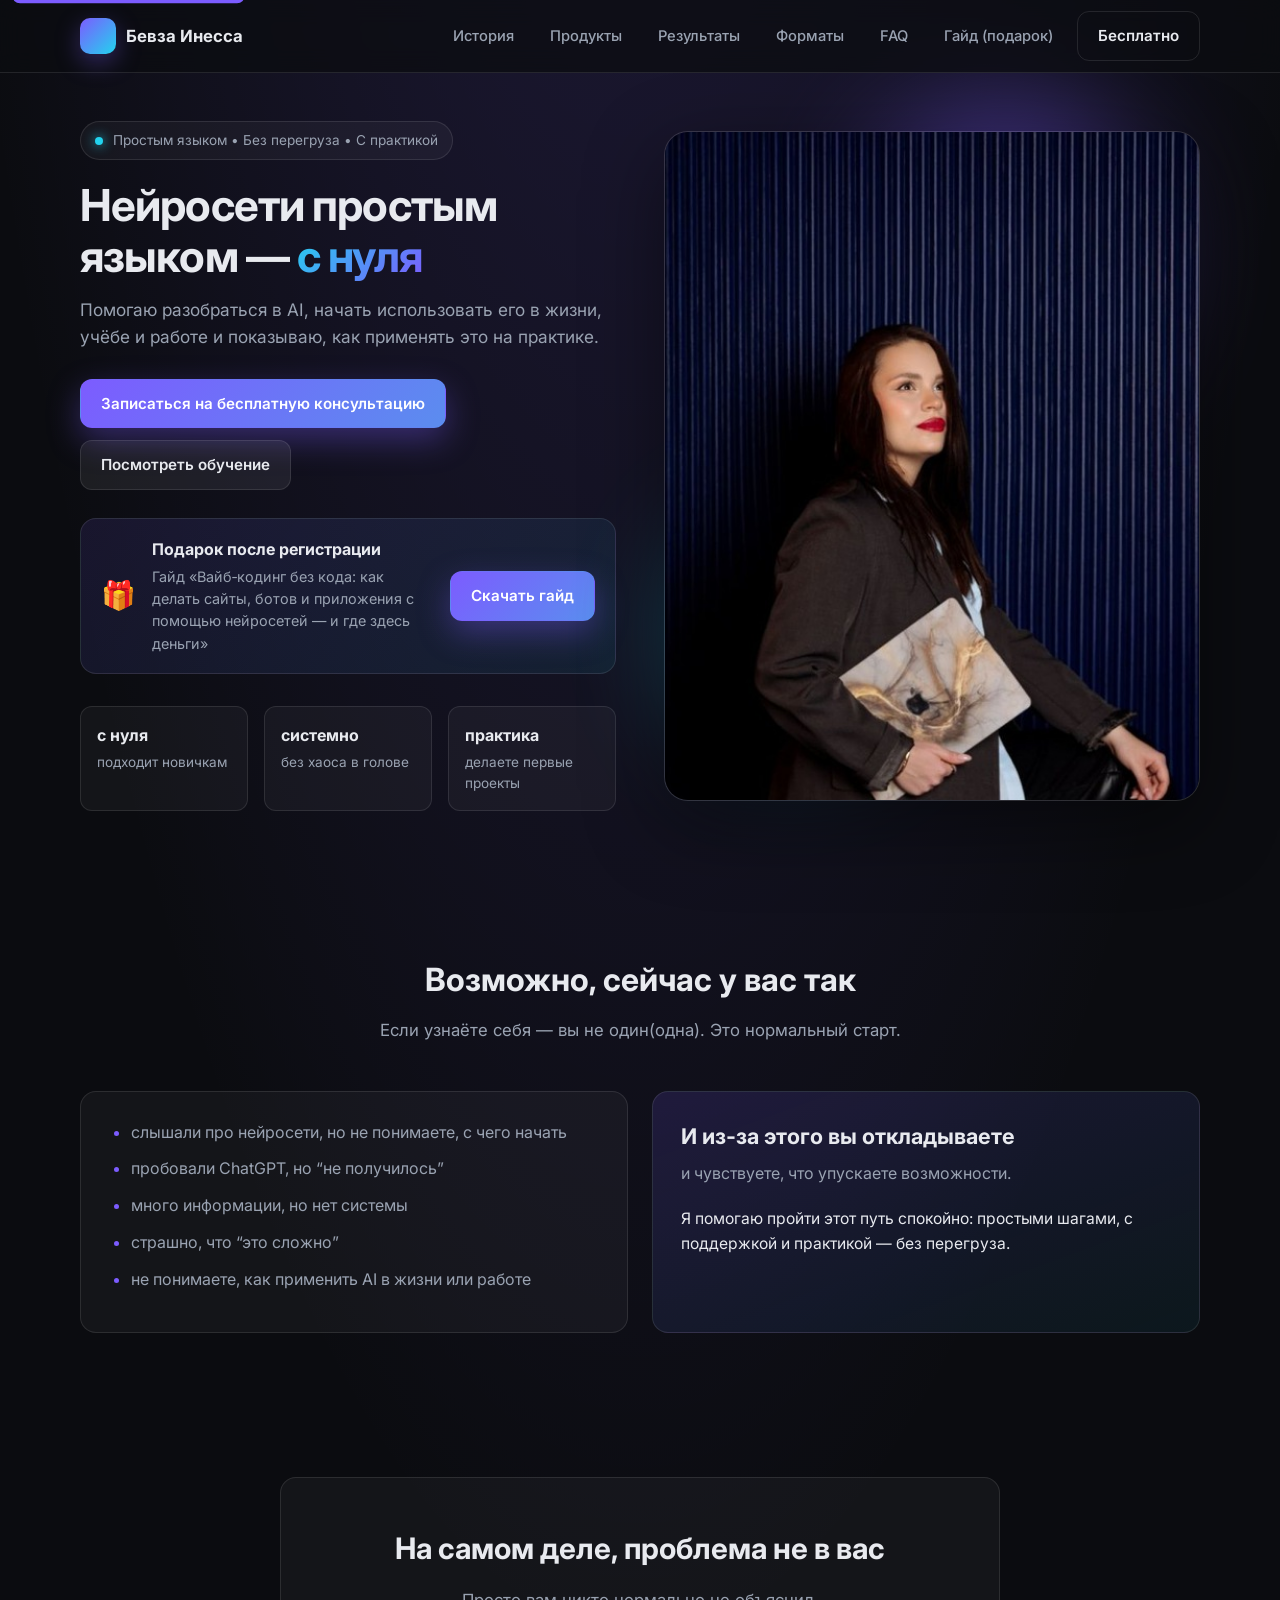
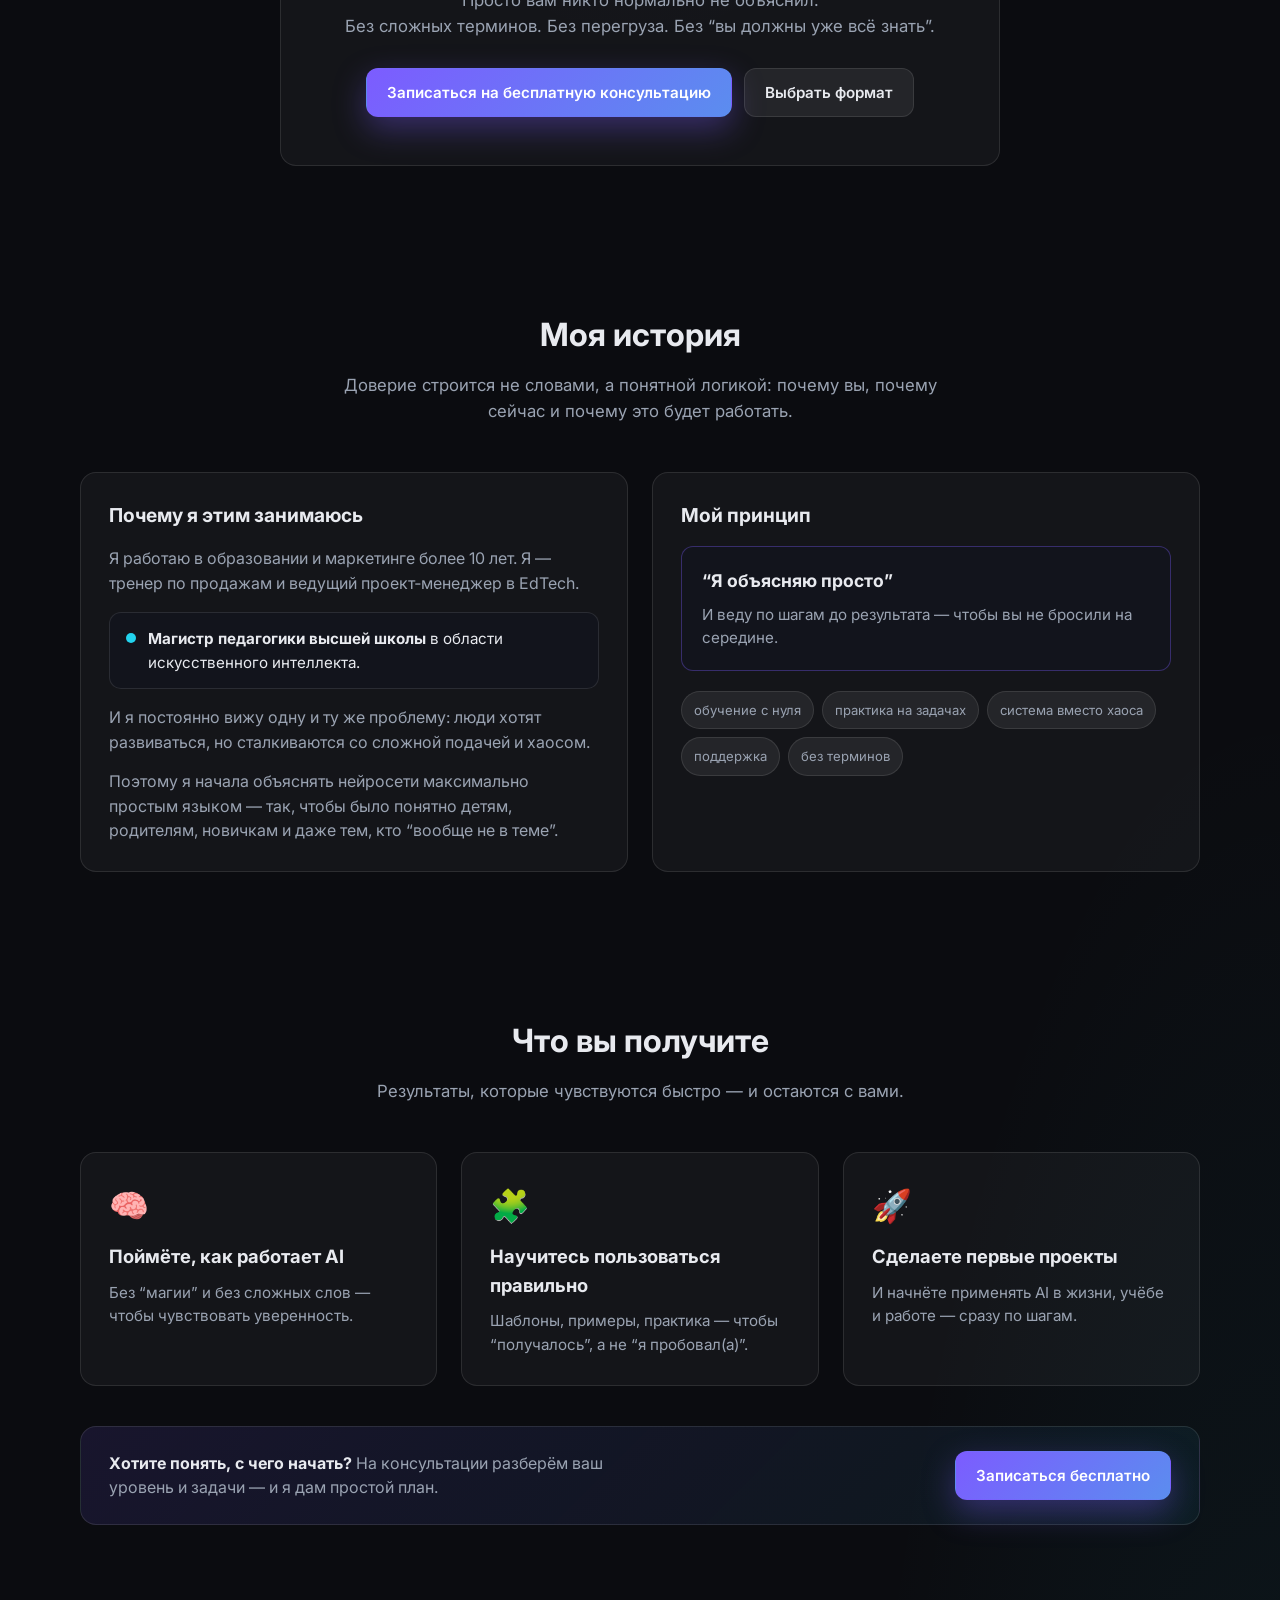
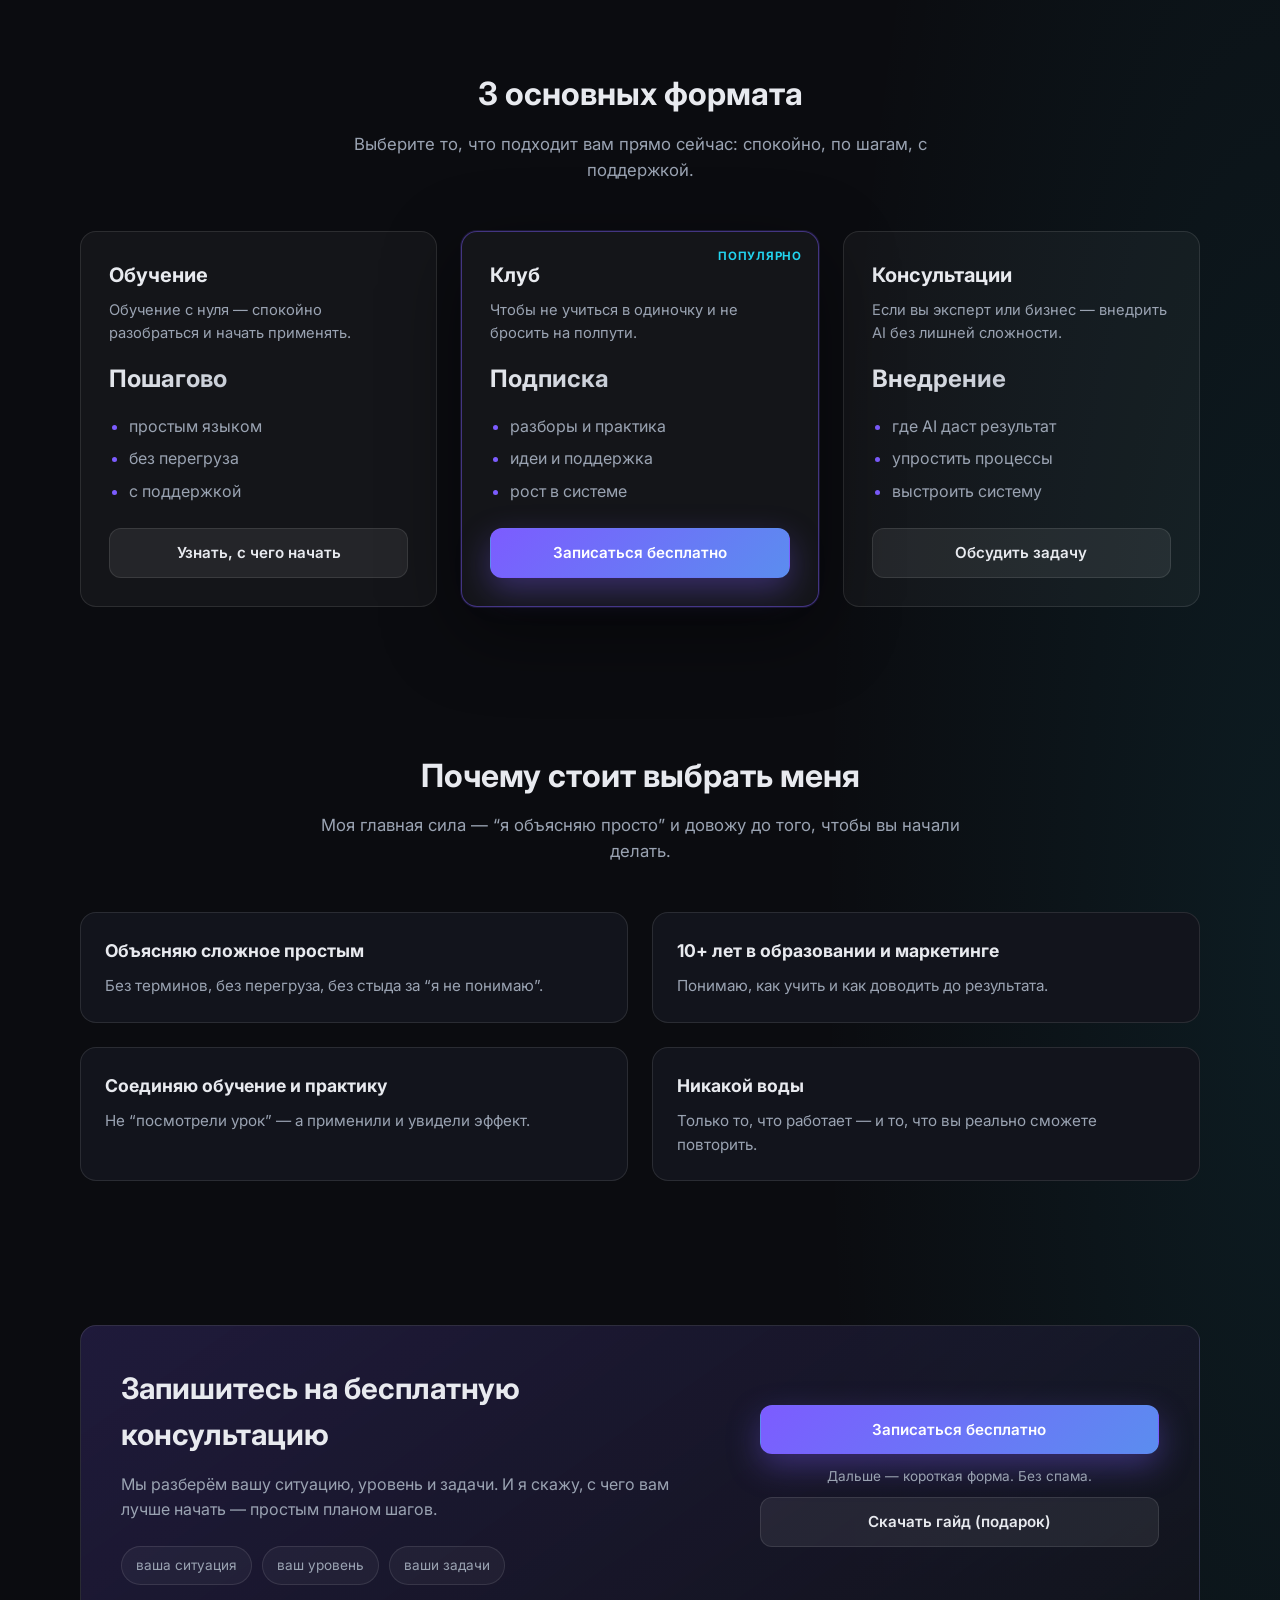
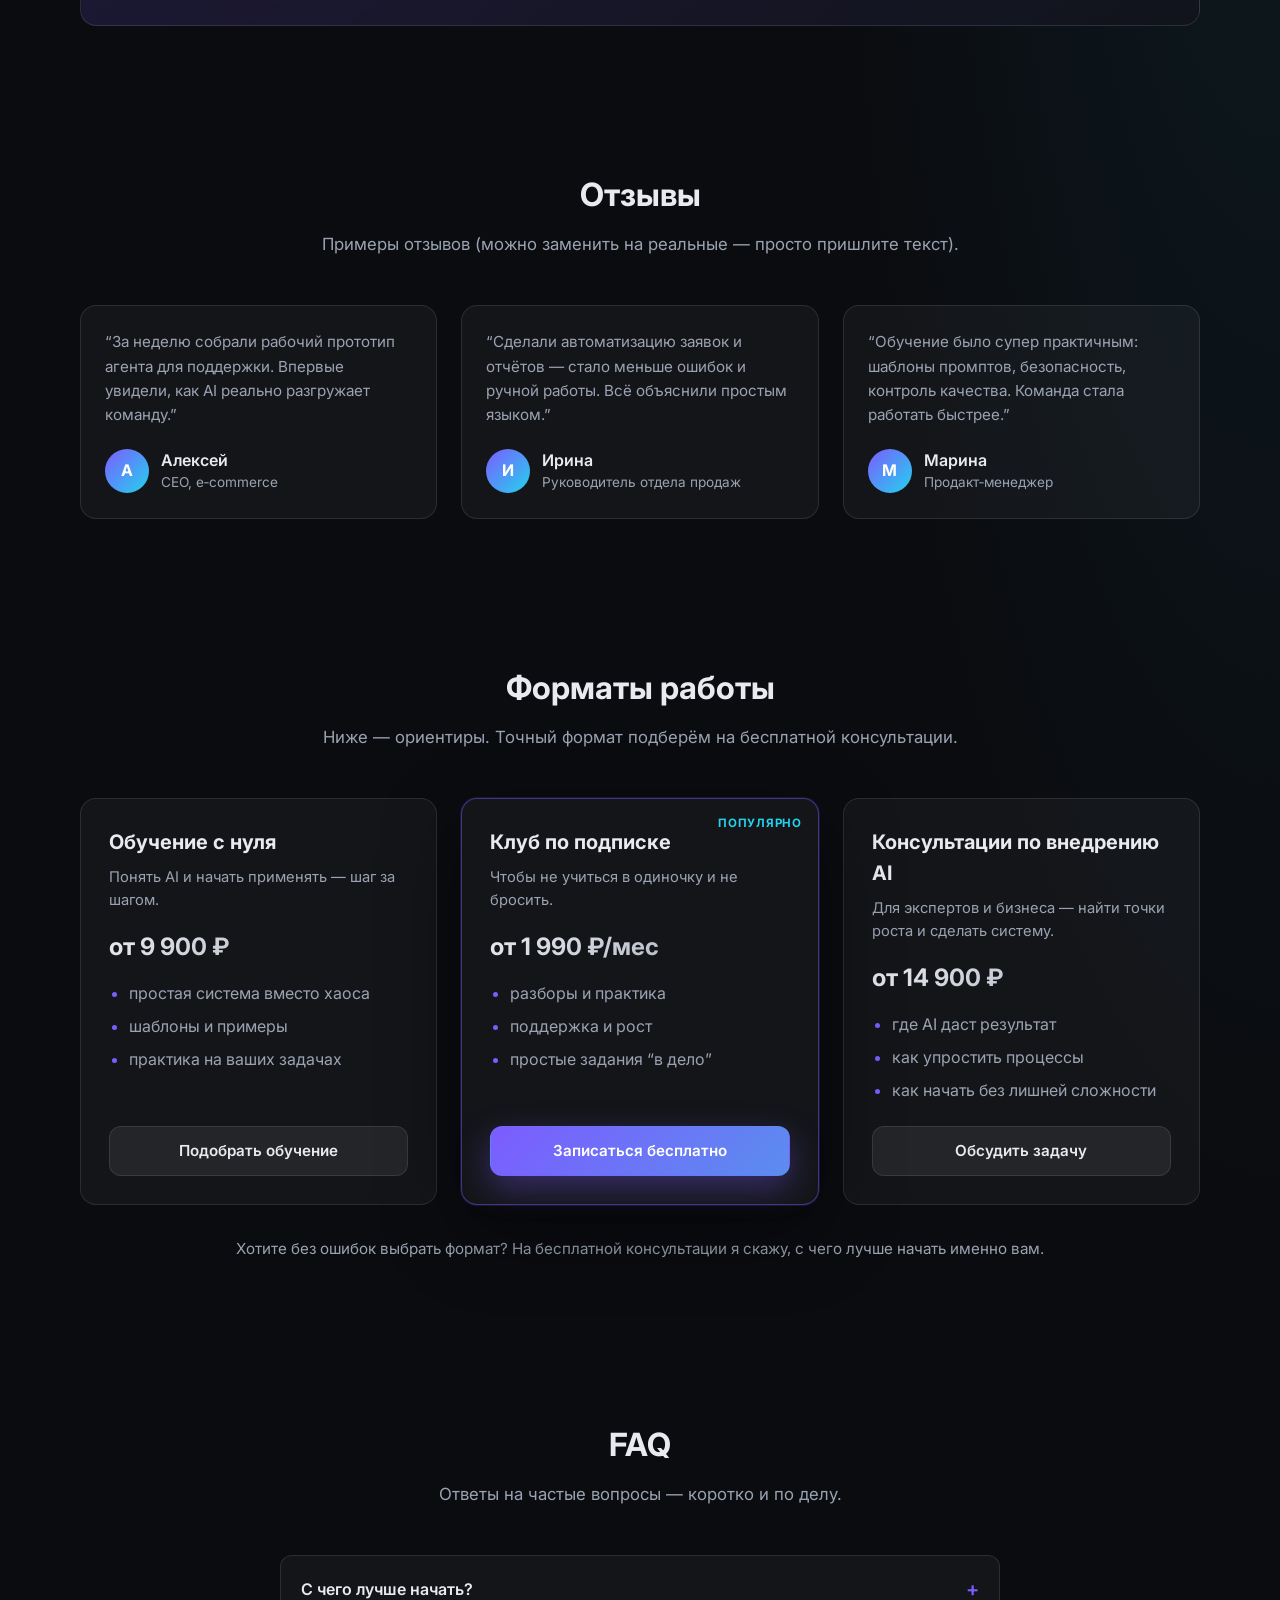
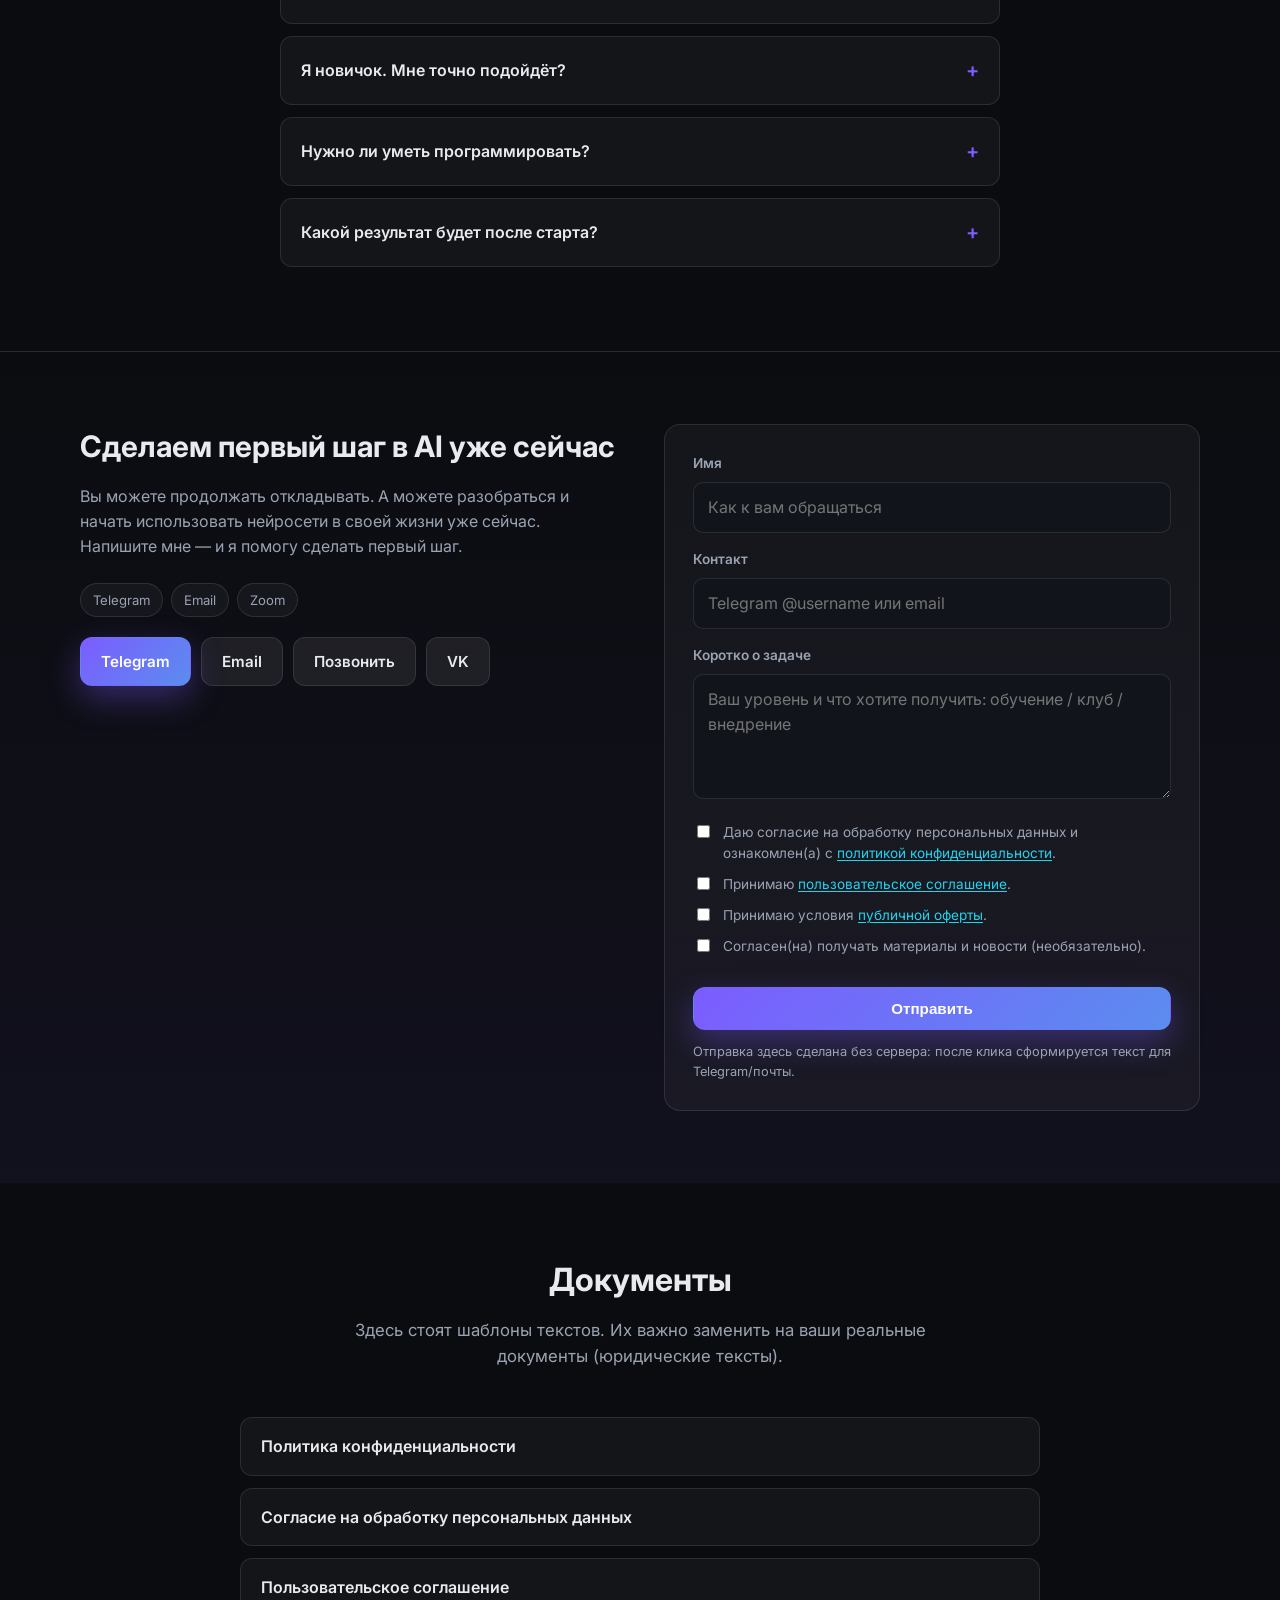
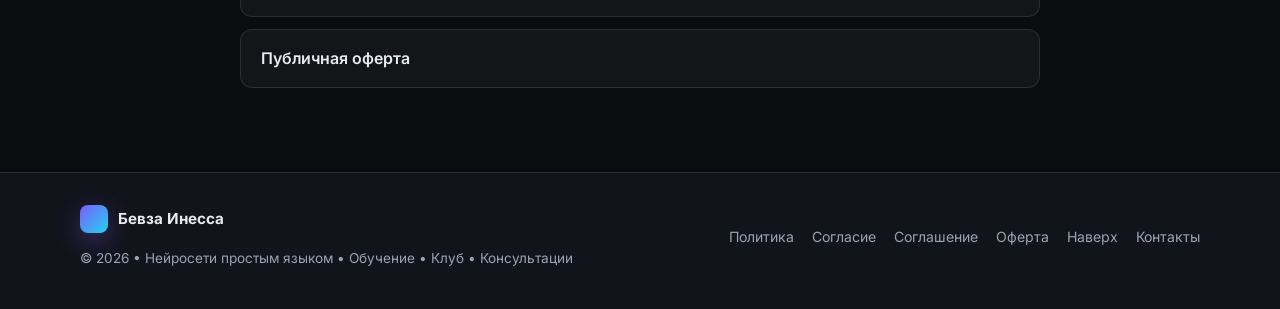
<file: index.html>
<!doctype html>
<html lang="ru">
  <head>
    <meta charset="UTF-8" />
    <meta name="viewport" content="width=device-width, initial-scale=1" />
    <meta name="description" content="Нейросети и вайбкодинг с нуля — простым языком и без перегруза. Обучение, клуб, консультации по внедрению AI." />
    <title>Нейросети и вайбкодинг с нуля — обучение, клуб, консультации</title>
    <link rel="preconnect" href="https://fonts.googleapis.com" />
    <link rel="preconnect" href="https://fonts.gstatic.com" crossorigin />
    <link href="https://fonts.googleapis.com/css2?family=Inter:wght@400;500;600;700&display=swap" rel="stylesheet" />
    <link rel="stylesheet" href="./styles.css" />
  </head>
  <body>
    <a class="skip-link" href="#main">Перейти к содержимому</a>

    <header class="header" id="top">
      <div class="container header__inner">
        <a class="brand" href="#top" aria-label="На верх страницы">
          <span class="brand__mark" aria-hidden="true"></span>
          <span class="brand__text">Бевза Инесса</span>
        </a>

        <nav class="nav" aria-label="Основная навигация">
          <button class="nav__toggle" type="button" data-nav-toggle aria-expanded="false" aria-controls="navMenu">
            <span class="sr-only">Открыть меню</span>
            <span class="nav__burger" aria-hidden="true"></span>
          </button>

          <div class="nav__menu" id="navMenu" data-nav-menu>
            <a class="nav__link" href="#story">История</a>
            <a class="nav__link" href="#products">Продукты</a>
            <a class="nav__link" href="#results">Результаты</a>
            <a class="nav__link" href="#pricing">Форматы</a>
            <a class="nav__link" href="#faq">FAQ</a>
            <a class="nav__link" href="./guide.html">Гайд (подарок)</a>
            <a class="button button--ghost" href="#free">Бесплатно</a>
          </div>
        </nav>
      </div>
    </header>

    <main id="main">
      <!-- HERO -->
      <section class="hero">
        <div class="container hero__grid">
          <div class="hero__content">
            <div class="pill">
              <span class="pill__dot" aria-hidden="true"></span>
              Простым языком • Без перегруза • С практикой
            </div>
            <h1 class="hero__title">Нейросети простым языком — <span class="text-gradient">с нуля</span></h1>
            <p class="hero__subtitle">
              Помогаю разобраться в AI, начать использовать его в жизни, учёбе и работе и показываю, как применять это на практике.
            </p>

            <div class="hero__cta">
              <a class="button button--primary" href="#free">Записаться на бесплатную консультацию</a>
              <a class="button button--soft" href="#products">Посмотреть обучение</a>
            </div>

            <div class="gift gift--hero">
              <div class="gift__icon" aria-hidden="true">🎁</div>
              <div class="gift__body">
                <div class="gift__title">Подарок после регистрации</div>
                <div class="gift__text">
                  Гайд «Вайб‑кодинг без кода: как делать сайты, ботов и приложения с помощью нейросетей — и где здесь деньги»
                </div>
              </div>
              <a class="button button--primary gift__btn" href="./guide.html">Скачать гайд</a>
            </div>

            <div class="hero__trust">
              <div class="trust">
                <div class="trust__num">с нуля</div>
                <div class="trust__text">подходит новичкам</div>
              </div>
              <div class="trust">
                <div class="trust__num">системно</div>
                <div class="trust__text">без хаоса в голове</div>
              </div>
              <div class="trust">
                <div class="trust__num">практика</div>
                <div class="trust__text">делаете первые проекты</div>
              </div>
            </div>
          </div>

          <div class="hero__visual">
            <div class="orb orb--1"></div>
            <div class="orb orb--2"></div>
            <div class="photo photo--neuro">
              <img class="photo__img" src="./assets/hero-photo.png" alt="Фото Бевзы Инессы" loading="eager" width="640" height="640" />
            </div>
          </div>
        </div>
      </section>

      <a class="float-cta" href="#free" aria-label="Записаться бесплатно">
        Записаться бесплатно
      </a>

      <!-- PAIN -->
      <section class="section" id="pain">
        <div class="container">
          <div class="section__head">
            <h2 class="section__title">Возможно, сейчас у вас так</h2>
            <p class="section__subtitle">Если узнаёте себя — вы не один(одна). Это нормальный старт.</p>
          </div>

          <div class="grid grid--2">
            <div class="panel">
              <ul class="pain">
                <li class="pain__item">слышали про нейросети, но не понимаете, с чего начать</li>
                <li class="pain__item">пробовали ChatGPT, но “не получилось”</li>
                <li class="pain__item">много информации, но нет системы</li>
                <li class="pain__item">страшно, что “это сложно”</li>
                <li class="pain__item">не понимаете, как применить AI в жизни или работе</li>
              </ul>
            </div>
            <div class="panel panel--accent">
              <div class="big">
                <div class="big__title">И из‑за этого вы откладываете</div>
                <div class="big__text">и чувствуете, что упускаете возможности.</div>
              </div>
              <div class="soft">
                Я помогаю пройти этот путь спокойно: простыми шагами, с поддержкой и практикой — без перегруза.
              </div>
            </div>
          </div>
        </div>
      </section>

      <!-- PIVOT -->
      <section class="section" id="pivot">
        <div class="container">
          <div class="center">
            <h2 class="center__title">На самом деле, проблема не в вас</h2>
            <p class="center__text">
              Просто вам никто нормально не объяснил. <br />
              Без сложных терминов. Без перегруза. Без “вы должны уже всё знать”.
            </p>
            <div class="center__cta">
              <a class="button button--primary" href="#free">Записаться на бесплатную консультацию</a>
              <a class="button button--soft" href="#products">Выбрать формат</a>
            </div>
          </div>
        </div>
      </section>

      <!-- STORY -->
      <section class="section" id="story">
        <div class="container">
          <div class="section__head">
            <h2 class="section__title">Моя история</h2>
            <p class="section__subtitle">
              Доверие строится не словами, а понятной логикой: почему вы, почему сейчас и почему это будет работать.
            </p>
          </div>

          <div class="grid grid--2">
            <div class="panel">
              <h3 class="panel__title">Почему я этим занимаюсь</h3>
              <p class="para">
                Я работаю в образовании и маркетинге более 10 лет. Я — тренер по продажам и ведущий проект‑менеджер в EdTech.
              </p>
              <div class="cred">
                <div class="cred__dot" aria-hidden="true"></div>
                <div class="cred__text"><strong>Магистр педагогики высшей школы</strong> в области искусственного интеллекта.</div>
              </div>
              <p class="para">
                И я постоянно вижу одну и ту же проблему: люди хотят развиваться, но сталкиваются со сложной подачей и хаосом.
              </p>
              <p class="para">
                Поэтому я начала объяснять нейросети максимально простым языком — так, чтобы было понятно детям, родителям,
                новичкам и даже тем, кто “вообще не в теме”.
              </p>
            </div>
            <div class="panel">
              <h3 class="panel__title">Мой принцип</h3>
              <div class="note note--strong">
                <div class="note__title">“Я объясняю просто”</div>
                <div class="note__text">И веду по шагам до результата — чтобы вы не бросили на середине.</div>
              </div>
              <div class="tags">
                <span class="tag">обучение с нуля</span>
                <span class="tag">практика на задачах</span>
                <span class="tag">система вместо хаоса</span>
                <span class="tag">поддержка</span>
                <span class="tag">без терминов</span>
              </div>
            </div>
          </div>
        </div>
      </section>

      <!-- RESULTS -->
      <section class="section" id="results">
        <div class="container">
          <div class="section__head">
            <h2 class="section__title">Что вы получите</h2>
            <p class="section__subtitle">Результаты, которые чувствуются быстро — и остаются с вами.</p>
          </div>

          <div class="grid grid--3">
            <article class="service">
              <div class="service__icon" aria-hidden="true">🧠</div>
              <h3 class="service__title">Поймёте, как работает AI</h3>
              <p class="service__text">Без “магии” и без сложных слов — чтобы чувствовать уверенность.</p>
            </article>
            <article class="service">
              <div class="service__icon" aria-hidden="true">🧩</div>
              <h3 class="service__title">Научитесь пользоваться правильно</h3>
              <p class="service__text">Шаблоны, примеры, практика — чтобы “получалось”, а не “я пробовал(а)”.</p>
            </article>
            <article class="service">
              <div class="service__icon" aria-hidden="true">🚀</div>
              <h3 class="service__title">Сделаете первые проекты</h3>
              <p class="service__text">И начнёте применять AI в жизни, учёбе и работе — сразу по шагам.</p>
            </article>
          </div>

          <div class="cta-strip">
            <div class="cta-strip__text">
              <strong>Хотите понять, с чего начать?</strong> На консультации разберём ваш уровень и задачи — и я дам простой план.
            </div>
            <a class="button button--primary" href="#free">Записаться бесплатно</a>
          </div>
        </div>
      </section>

      <!-- PRODUCTS -->
      <section class="section" id="products">
        <div class="container">
          <div class="section__head">
            <h2 class="section__title">3 основных формата</h2>
            <p class="section__subtitle">Выберите то, что подходит вам прямо сейчас: спокойно, по шагам, с поддержкой.</p>
          </div>

          <div class="grid grid--3">
            <article class="price">
              <div class="price__head">
                <h3 class="price__title">Обучение</h3>
                <p class="price__desc">Обучение с нуля — спокойно разобраться и начать применять.</p>
              </div>
              <div class="price__value">Пошагово</div>
              <ul class="list list--compact">
                <li class="list__item">простым языком</li>
                <li class="list__item">без перегруза</li>
                <li class="list__item">с поддержкой</li>
              </ul>
              <a class="button button--soft" href="#free">Узнать, с чего начать</a>
            </article>

            <article class="price price--featured">
              <div class="price__head">
                <h3 class="price__title">Клуб</h3>
                <p class="price__desc">Чтобы не учиться в одиночку и не бросить на полпути.</p>
              </div>
              <div class="price__value">Подписка</div>
              <ul class="list list--compact">
                <li class="list__item">разборы и практика</li>
                <li class="list__item">идеи и поддержка</li>
                <li class="list__item">рост в системе</li>
              </ul>
              <a class="button button--primary" href="#free">Записаться бесплатно</a>
            </article>

            <article class="price">
              <div class="price__head">
                <h3 class="price__title">Консультации</h3>
                <p class="price__desc">Если вы эксперт или бизнес — внедрить AI без лишней сложности.</p>
              </div>
              <div class="price__value">Внедрение</div>
              <ul class="list list--compact">
                <li class="list__item">где AI даст результат</li>
                <li class="list__item">упростить процессы</li>
                <li class="list__item">выстроить систему</li>
              </ul>
              <a class="button button--soft" href="#free">Обсудить задачу</a>
            </article>
          </div>
        </div>
      </section>

      <!-- BENEFITS -->
      <section class="section" id="benefits">
        <div class="container">
          <div class="section__head">
            <h2 class="section__title">Почему стоит выбрать меня</h2>
            <p class="section__subtitle">Моя главная сила — “я объясняю просто” и довожу до того, чтобы вы начали делать.</p>
          </div>

          <div class="grid grid--2">
            <div class="benefit">
              <h3 class="benefit__title">Объясняю сложное простым</h3>
              <p class="benefit__text">Без терминов, без перегруза, без стыда за “я не понимаю”.</p>
            </div>
            <div class="benefit">
              <h3 class="benefit__title">10+ лет в образовании и маркетинге</h3>
              <p class="benefit__text">Понимаю, как учить и как доводить до результата.</p>
            </div>
            <div class="benefit">
              <h3 class="benefit__title">Соединяю обучение и практику</h3>
              <p class="benefit__text">Не “посмотрели урок” — а применили и увидели эффект.</p>
            </div>
            <div class="benefit">
              <h3 class="benefit__title">Никакой воды</h3>
              <p class="benefit__text">Только то, что работает — и то, что вы реально сможете повторить.</p>
            </div>
          </div>
        </div>
      </section>

      <!-- FREE CONSULT -->
      <section class="section" id="free">
        <div class="container">
          <div class="cta-big">
            <div class="cta-big__left">
              <h2 class="cta-big__title">Запишитесь на бесплатную консультацию</h2>
              <p class="cta-big__text">
                Мы разберём вашу ситуацию, уровень и задачи. И я скажу, с чего вам лучше начать — простым планом шагов.
              </p>
              <div class="cta-big__bullets">
                <div class="cta-b">ваша ситуация</div>
                <div class="cta-b">ваш уровень</div>
                <div class="cta-b">ваши задачи</div>
              </div>
            </div>
            <div class="cta-big__right">
              <a class="button button--primary button--full" href="#contacts">Записаться бесплатно</a>
              <div class="cta-big__hint">Дальше — короткая форма. Без спама.</div>
              <a class="button button--soft button--full" href="./guide.html" style="margin-top:10px">Скачать гайд (подарок)</a>
            </div>
          </div>
        </div>
      </section>

      <!-- TESTIMONIALS -->
      <section class="section" id="testimonials">
        <div class="container">
          <div class="section__head">
            <h2 class="section__title">Отзывы</h2>
            <p class="section__subtitle">Примеры отзывов (можно заменить на реальные — просто пришлите текст).</p>
          </div>

          <div class="grid grid--3">
            <figure class="review">
              <blockquote class="review__text">
                “За неделю собрали рабочий прототип агента для поддержки. Впервые увидели, как AI реально разгружает
                команду.”
              </blockquote>
              <figcaption class="review__meta">
                <div class="avatar" aria-hidden="true">А</div>
                <div>
                  <div class="review__name">Алексей</div>
                  <div class="review__role">СЕО, e‑commerce</div>
                </div>
              </figcaption>
            </figure>

            <figure class="review">
              <blockquote class="review__text">
                “Сделали автоматизацию заявок и отчётов — стало меньше ошибок и ручной работы. Всё объяснили простым
                языком.”
              </blockquote>
              <figcaption class="review__meta">
                <div class="avatar" aria-hidden="true">И</div>
                <div>
                  <div class="review__name">Ирина</div>
                  <div class="review__role">Руководитель отдела продаж</div>
                </div>
              </figcaption>
            </figure>

            <figure class="review">
              <blockquote class="review__text">
                “Обучение было супер практичным: шаблоны промптов, безопасность, контроль качества. Команда стала
                работать быстрее.”
              </blockquote>
              <figcaption class="review__meta">
                <div class="avatar" aria-hidden="true">М</div>
                <div>
                  <div class="review__name">Марина</div>
                  <div class="review__role">Продакт‑менеджер</div>
                </div>
              </figcaption>
            </figure>
          </div>
        </div>
      </section>

      <!-- PRICING -->
      <section class="section" id="pricing">
        <div class="container">
          <div class="section__head">
            <h2 class="section__title">Форматы работы</h2>
            <p class="section__subtitle">Ниже — ориентиры. Точный формат подберём на бесплатной консультации.</p>
          </div>

          <div class="grid grid--3">
            <article class="price">
              <div class="price__head">
                <h3 class="price__title">Обучение с нуля</h3>
                <p class="price__desc">Понять AI и начать применять — шаг за шагом.</p>
              </div>
              <div class="price__value">от 9 900 ₽</div>
              <ul class="list list--compact">
                <li class="list__item">простая система вместо хаоса</li>
                <li class="list__item">шаблоны и примеры</li>
                <li class="list__item">практика на ваших задачах</li>
              </ul>
              <a class="button button--soft" href="#free">Подобрать обучение</a>
            </article>

            <article class="price price--featured">
              <div class="price__head">
                <h3 class="price__title">Клуб по подписке</h3>
                <p class="price__desc">Чтобы не учиться в одиночку и не бросить.</p>
              </div>
              <div class="price__value">от 1 990 ₽/мес</div>
              <ul class="list list--compact">
                <li class="list__item">разборы и практика</li>
                <li class="list__item">поддержка и рост</li>
                <li class="list__item">простые задания “в дело”</li>
              </ul>
              <a class="button button--primary" href="#free">Записаться бесплатно</a>
            </article>

            <article class="price">
              <div class="price__head">
                <h3 class="price__title">Консультации по внедрению AI</h3>
                <p class="price__desc">Для экспертов и бизнеса — найти точки роста и сделать систему.</p>
              </div>
              <div class="price__value">от 14 900 ₽</div>
              <ul class="list list--compact">
                <li class="list__item">где AI даст результат</li>
                <li class="list__item">как упростить процессы</li>
                <li class="list__item">как начать без лишней сложности</li>
              </ul>
              <a class="button button--soft" href="#free">Обсудить задачу</a>
            </article>
          </div>

          <p class="hint">
            Хотите без ошибок выбрать формат? На бесплатной консультации я скажу, с чего лучше начать именно вам.
          </p>
        </div>
      </section>

      <!-- FAQ -->
      <section class="section" id="faq">
        <div class="container">
          <div class="section__head">
            <h2 class="section__title">FAQ</h2>
            <p class="section__subtitle">Ответы на частые вопросы — коротко и по делу.</p>
          </div>

          <div class="faq" data-faq>
            <details class="faq__item">
              <summary class="faq__q">С чего лучше начать?</summary>
              <div class="faq__a">
                С бесплатной консультации: определим ваш уровень и цель, и я предложу самый простой первый шаг.
              </div>
            </details>
            <details class="faq__item">
              <summary class="faq__q">Я новичок. Мне точно подойдёт?</summary>
              <div class="faq__a">
                Да. Форматы построены так, чтобы “получалось”: простая подача, пошаговая практика и поддержка.
              </div>
            </details>
            <details class="faq__item">
              <summary class="faq__q">Нужно ли уметь программировать?</summary>
              <div class="faq__a">
                Нет. Мы начинаем с простых сценариев. Если вы хотите — покажу и “вайбкодинг” подход, чтобы делать проекты быстрее.
              </div>
            </details>
            <details class="faq__item">
              <summary class="faq__q">Какой результат будет после старта?</summary>
              <div class="faq__a">
                Вы перестанете “тыкаться”, появится система и первые рабочие сценарии, которые вы сможете повторить и развивать.
              </div>
            </details>
          </div>
        </div>
      </section>

      <!-- CONTACTS -->
      <section class="section section--contacts" id="contacts">
        <div class="container">
          <div class="contact">
            <div class="contact__left">
              <h2 class="contact__title">Сделаем первый шаг в AI уже сейчас</h2>
              <p class="contact__subtitle">
                Вы можете продолжать откладывать. А можете разобраться и начать использовать нейросети в своей жизни уже сейчас.
                Напишите мне — и я помогу сделать первый шаг.
              </p>
              <div class="contact__chips" aria-label="Каналы связи">
                <span class="chip chip--muted">Telegram</span>
                <span class="chip chip--muted">Email</span>
                <span class="chip chip--muted">Zoom</span>
              </div>
              <div class="contact__actions" aria-label="Кнопки связи">
                <a class="button button--primary" href="https://t.me/" target="_blank" rel="noopener noreferrer">Telegram</a>
                <a class="button button--soft" href="mailto:hello@example.com">Email</a>
                <a class="button button--soft" href="tel:+70000000000">Позвонить</a>
                <a class="button button--soft" href="https://vk.com/" target="_blank" rel="noopener noreferrer">VK</a>
              </div>
            </div>

            <form class="form" data-contact-form>
              <label class="field">
                <span class="field__label">Имя</span>
                <input class="field__input" name="name" autocomplete="name" placeholder="Как к вам обращаться" required />
              </label>
              <label class="field">
                <span class="field__label">Контакт</span>
                <input class="field__input" name="contact" placeholder="Telegram @username или email" required />
              </label>
              <label class="field">
                <span class="field__label">Коротко о задаче</span>
                <textarea class="field__input field__input--area" name="message" rows="4" placeholder="Ваш уровень и что хотите получить: обучение / клуб / внедрение" required></textarea>
              </label>

              <fieldset class="checks" aria-label="Согласия">
                <label class="check">
                  <input class="check__box" type="checkbox" name="accept_privacy" required />
                  <span class="check__text">
                    Даю согласие на обработку персональных данных и ознакомлен(а) с
                    <a class="inline-link" href="#privacy">политикой конфиденциальности</a>.
                  </span>
                </label>
                <label class="check">
                  <input class="check__box" type="checkbox" name="accept_terms" required />
                  <span class="check__text">
                    Принимаю
                    <a class="inline-link" href="#terms">пользовательское соглашение</a>.
                  </span>
                </label>
                <label class="check">
                  <input class="check__box" type="checkbox" name="accept_offer" required />
                  <span class="check__text">
                    Принимаю условия
                    <a class="inline-link" href="#offer">публичной оферты</a>.
                  </span>
                </label>
                <label class="check">
                  <input class="check__box" type="checkbox" name="accept_marketing" />
                  <span class="check__text">Согласен(на) получать материалы и новости (необязательно).</span>
                </label>
              </fieldset>

              <button class="button button--primary button--full" type="submit">Отправить</button>
              <p class="form__hint">
                Отправка здесь сделана без сервера: после клика сформируется текст для Telegram/почты.
              </p>
              <div class="form__out" data-form-out hidden></div>
            </form>
          </div>
        </div>
      </section>

      <!-- LEGAL -->
      <section class="section" id="legal">
        <div class="container">
          <div class="section__head">
            <h2 class="section__title">Документы</h2>
            <p class="section__subtitle">
              Здесь стоят шаблоны текстов. Их важно заменить на ваши реальные документы (юридические тексты).
            </p>
          </div>

          <div class="legal">
            <details class="legal__doc" id="privacy">
              <summary class="legal__q">Политика конфиденциальности</summary>
              <div class="legal__a">
                <p class="legal__p">
                  В этом разделе нужно описать, какие данные вы собираете (например: имя, контакт, сообщение), зачем, как
                  храните, кому передаёте (если передаёте), и как человек может отозвать согласие.
                </p>
                <p class="legal__p">Замените этот текст на ваш реальный документ.</p>
              </div>
            </details>

            <details class="legal__doc" id="consent">
              <summary class="legal__q">Согласие на обработку персональных данных</summary>
              <div class="legal__a">
                <p class="legal__p">
                  Здесь обычно пишут: кто оператор данных, какие данные, цель обработки, срок, способы обработки и как
                  отозвать согласие.
                </p>
                <p class="legal__p">Замените этот текст на ваш реальный документ.</p>
              </div>
            </details>

            <details class="legal__doc" id="terms">
              <summary class="legal__q">Пользовательское соглашение</summary>
              <div class="legal__a">
                <p class="legal__p">
                  Здесь обычно пишут правила использования сайта, ответственность сторон, порядок связи, ограничения и т.д.
                </p>
                <p class="legal__p">Замените этот текст на ваш реальный документ.</p>
              </div>
            </details>

            <details class="legal__doc" id="offer">
              <summary class="legal__q">Публичная оферта</summary>
              <div class="legal__a">
                <p class="legal__p">
                  Если вы продаёте услуги/продукты, тут размещают условия: предмет, цена, оплата, возвраты, порядок оказания,
                  контакты исполнителя и т.д.
                </p>
                <p class="legal__p">Замените этот текст на ваш реальный документ.</p>
              </div>
            </details>
          </div>
        </div>
      </section>
    </main>

    <footer class="footer">
      <div class="container footer__inner">
        <div class="footer__left">
          <div class="brand brand--small">
            <span class="brand__mark" aria-hidden="true"></span>
            <span class="brand__text">Бевза Инесса</span>
          </div>
          <div class="footer__meta">© <span data-year></span> • Нейросети простым языком • Обучение • Клуб • Консультации</div>
        </div>
        <div class="footer__right">
          <a class="footer__link" href="#privacy">Политика</a>
          <a class="footer__link" href="#consent">Согласие</a>
          <a class="footer__link" href="#terms">Соглашение</a>
          <a class="footer__link" href="#offer">Оферта</a>
          <a class="footer__link" href="#top">Наверх</a>
          <a class="footer__link" href="#contacts">Контакты</a>
        </div>
      </div>
    </footer>

    <script src="./script.js" defer></script>
  </body>
</html>
</file>
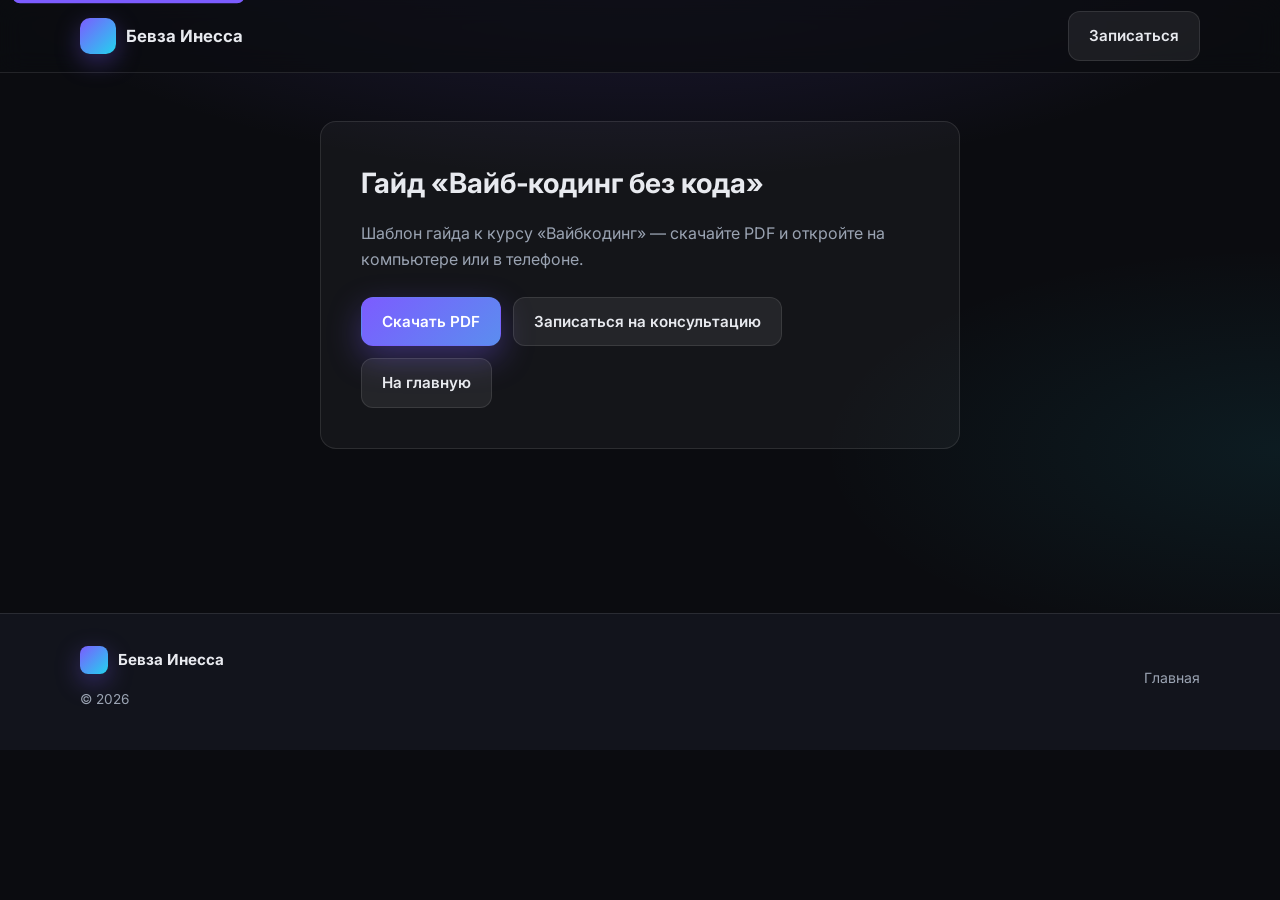
<file: guide.html>
<!doctype html>
<html lang="ru">
  <head>
    <meta charset="UTF-8" />
    <meta name="viewport" content="width=device-width, initial-scale=1" />
    <meta name="description" content="Гайд по вайб-кодингу без кода — подарок после регистрации." />
    <title>Гайд — вайб-кодинг без кода</title>
    <link rel="preconnect" href="https://fonts.googleapis.com" />
    <link rel="preconnect" href="https://fonts.gstatic.com" crossorigin />
    <link href="https://fonts.googleapis.com/css2?family=Inter:wght@400;500;600;700&display=swap" rel="stylesheet" />
    <link rel="stylesheet" href="./styles.css" />
  </head>
  <body>
    <a class="skip-link" href="#main">Перейти к содержимому</a>
    <header class="header" id="top">
      <div class="container header__inner">
        <a class="brand" href="./index.html" aria-label="На главную">
          <span class="brand__mark" aria-hidden="true"></span>
          <span class="brand__text">Бевза Инесса</span>
        </a>
        <nav class="nav" aria-label="Навигация">
          <a class="button button--soft" href="./index.html#contacts">Записаться</a>
        </nav>
      </div>
    </header>
    <main id="main" class="guide-page">
      <div class="container">
        <div class="guide-card">
          <h1>Гайд «Вайб‑кодинг без кода»</h1>
          <p>
            Шаблон гайда к курсу «Вайбкодинг» — скачайте PDF и откройте на компьютере или в телефоне.
          </p>
          <div class="guide-actions">
            <a
              class="button button--primary"
              href="./assets/guide-vaybkoding.pdf"
              download="Гайд-Вайбкодинг.pdf"
            >
              Скачать PDF
            </a>
            <a class="button button--soft" href="./index.html#free">Записаться на консультацию</a>
            <a class="button button--soft" href="./index.html">На главную</a>
          </div>
        </div>
      </div>
    </main>
    <footer class="footer">
      <div class="container footer__inner">
        <div class="footer__left">
          <div class="brand brand--small">
            <span class="brand__mark" aria-hidden="true"></span>
            <span class="brand__text">Бевза Инесса</span>
          </div>
          <div class="footer__meta">© <span data-year></span></div>
        </div>
        <div class="footer__right">
          <a class="footer__link" href="./index.html">Главная</a>
        </div>
      </div>
    </footer>
    <script src="./script.js" defer></script>
  </body>
</html>
</file>
<file: styles.css>
/* Базовые переменные и сброс */
:root {
  --bg: #0b0c10;
  --bg2: #12141c;
  --surface: rgba(255, 255, 255, 0.04);
  --surface2: rgba(255, 255, 255, 0.07);
  --border: rgba(255, 255, 255, 0.1);
  --text: #e8eaef;
  --muted: #9aa3b2;
  --accent: #7c5cff;
  --accent2: #22d3ee;
  --accent-soft: rgba(124, 92, 255, 0.2);
  --radius: 16px;
  --radius-sm: 12px;
  --shadow: 0 24px 80px rgba(0, 0, 0, 0.45);
  --container: 1120px;
  --header-h: 72px;
}

*,
*::before,
*::after {
  box-sizing: border-box;
}

html {
  scroll-behavior: smooth;
}

body {
  margin: 0;
  font-family: "Inter", system-ui, -apple-system, sans-serif;
  font-size: 16px;
  line-height: 1.55;
  color: var(--text);
  background: var(--bg);
  background-image:
    radial-gradient(ellipse 120% 80% at 50% -20%, rgba(124, 92, 255, 0.25), transparent 50%),
    radial-gradient(ellipse 80% 50% at 100% 50%, rgba(34, 211, 238, 0.08), transparent 45%);
  min-height: 100vh;
}

img {
  max-width: 100%;
  height: auto;
  display: block;
}

a {
  color: inherit;
  text-decoration: none;
}

.sr-only {
  position: absolute;
  width: 1px;
  height: 1px;
  padding: 0;
  margin: -1px;
  overflow: hidden;
  clip: rect(0, 0, 0, 0);
  white-space: nowrap;
  border: 0;
}

.skip-link {
  position: absolute;
  left: 12px;
  top: 12px;
  z-index: 100;
  padding: 10px 16px;
  background: var(--accent);
  color: #fff;
  border-radius: 8px;
  font-weight: 600;
  transform: translateY(-120%);
  transition: transform 0.2s;
}

.skip-link:focus {
  transform: translateY(0);
  outline: 2px solid #fff;
  outline-offset: 2px;
}

.container {
  width: min(100% - 40px, var(--container));
  margin-inline: auto;
}

/* Header */
.header {
  position: sticky;
  top: 0;
  z-index: 50;
  background: rgba(11, 12, 16, 0.75);
  backdrop-filter: blur(12px);
  border-bottom: 1px solid var(--border);
}

.header__inner {
  display: flex;
  align-items: center;
  justify-content: space-between;
  min-height: var(--header-h);
  gap: 24px;
}

.brand {
  display: inline-flex;
  align-items: center;
  gap: 10px;
  font-weight: 700;
  font-size: 1.05rem;
}

.brand--small {
  font-size: 0.95rem;
}

.brand__mark {
  width: 36px;
  height: 36px;
  border-radius: 10px;
  background: linear-gradient(135deg, var(--accent), var(--accent2));
  box-shadow: 0 8px 24px rgba(124, 92, 255, 0.35);
}

.brand--small .brand__mark {
  width: 28px;
  height: 28px;
  border-radius: 8px;
}

.nav {
  display: flex;
  align-items: center;
}

.nav__toggle {
  display: none;
  background: var(--surface);
  border: 1px solid var(--border);
  border-radius: 10px;
  padding: 10px 12px;
  cursor: pointer;
  color: var(--text);
}

.nav__burger {
  display: block;
  width: 22px;
  height: 2px;
  background: currentColor;
  border-radius: 2px;
  box-shadow: 0 -6px 0 currentColor, 0 6px 0 currentColor;
}

.nav__menu {
  display: flex;
  flex-wrap: wrap;
  align-items: center;
  gap: 8px 12px;
}

.nav__link {
  padding: 8px 12px;
  border-radius: 10px;
  font-size: 0.92rem;
  font-weight: 500;
  color: var(--muted);
  transition: color 0.2s, background 0.2s;
}

.nav__link:hover {
  color: var(--text);
  background: var(--surface);
}

@media (max-width: 900px) {
  .nav__toggle {
    display: block;
  }

  .nav__menu {
    display: none;
    position: absolute;
    right: 20px;
    top: calc(var(--header-h) - 8px);
    flex-direction: column;
    align-items: stretch;
    padding: 16px;
    min-width: min(320px, calc(100vw - 40px));
    background: var(--bg2);
    border: 1px solid var(--border);
    border-radius: var(--radius);
    box-shadow: var(--shadow);
  }

  .nav__menu.is-open {
    display: flex;
  }

  .nav__link {
    padding: 12px 14px;
  }
}

/* Buttons */
.button {
  display: inline-flex;
  align-items: center;
  justify-content: center;
  gap: 8px;
  padding: 12px 20px;
  border-radius: 12px;
  font-weight: 600;
  font-size: 0.95rem;
  border: 1px solid transparent;
  cursor: pointer;
  transition: transform 0.15s, box-shadow 0.2s, background 0.2s;
  text-align: center;
}

.button:active {
  transform: translateY(1px);
}

.button--primary {
  background: linear-gradient(135deg, var(--accent), #5b8def);
  color: #fff;
  box-shadow: 0 12px 32px rgba(124, 92, 255, 0.35);
}

.button--primary:hover {
  box-shadow: 0 16px 40px rgba(124, 92, 255, 0.45);
}

.button--soft {
  background: var(--surface2);
  border-color: var(--border);
  color: var(--text);
}

.button--soft:hover {
  background: rgba(255, 255, 255, 0.1);
}

.button--ghost {
  border-color: var(--border);
  background: transparent;
  color: var(--text);
}

.button--ghost:hover {
  background: var(--surface);
}

.button--full {
  width: 100%;
}

/* Hero */
.hero {
  padding: 48px 0 72px;
  position: relative;
}

.hero__grid {
  display: grid;
  grid-template-columns: 1fr 1fr;
  gap: 48px;
  align-items: center;
}

@media (max-width: 960px) {
  .hero__grid {
    grid-template-columns: 1fr;
    gap: 40px;
  }

  .hero__visual {
    order: -1;
    max-width: 360px;
    margin-inline: auto;
  }
}

.pill {
  display: inline-flex;
  align-items: center;
  gap: 10px;
  padding: 8px 14px;
  border-radius: 999px;
  background: var(--surface);
  border: 1px solid var(--border);
  font-size: 0.85rem;
  color: var(--muted);
  margin-bottom: 20px;
}

.pill__dot {
  width: 8px;
  height: 8px;
  border-radius: 50%;
  background: var(--accent2);
  box-shadow: 0 0 12px var(--accent2);
}

.hero__title {
  font-size: clamp(2rem, 4vw, 2.75rem);
  line-height: 1.15;
  font-weight: 700;
  margin: 0 0 16px;
  letter-spacing: -0.02em;
}

.text-gradient {
  background: linear-gradient(135deg, var(--accent2), var(--accent));
  -webkit-background-clip: text;
  background-clip: text;
  color: transparent;
}

.hero__subtitle {
  margin: 0 0 28px;
  font-size: 1.08rem;
  color: var(--muted);
  max-width: 52ch;
}

.hero__cta {
  display: flex;
  flex-wrap: wrap;
  gap: 12px;
  margin-bottom: 28px;
}

.hero__visual {
  position: relative;
  min-height: 320px;
}

.orb {
  position: absolute;
  border-radius: 50%;
  filter: blur(60px);
  opacity: 0.55;
  pointer-events: none;
}

.orb--1 {
  width: 280px;
  height: 280px;
  background: var(--accent);
  top: -20px;
  right: 10%;
}

.orb--2 {
  width: 200px;
  height: 200px;
  background: var(--accent2);
  bottom: 10%;
  left: 5%;
}

.photo {
  position: relative;
  z-index: 1;
  border-radius: 24px;
  overflow: hidden;
  border: 1px solid var(--border);
  box-shadow: var(--shadow);
  background: var(--surface);
}

.photo__img {
  width: 100%;
  aspect-ratio: 4 / 5;
  object-fit: cover;
}

/* Gift */
.gift {
  display: grid;
  grid-template-columns: auto 1fr auto;
  gap: 16px;
  align-items: center;
  padding: 18px 20px;
  border-radius: var(--radius);
  background: linear-gradient(135deg, rgba(124, 92, 255, 0.12), rgba(34, 211, 238, 0.08));
  border: 1px solid var(--border);
  margin-bottom: 32px;
}

.gift--hero .gift__btn {
  white-space: nowrap;
}

@media (max-width: 640px) {
  .gift {
    grid-template-columns: 1fr;
    text-align: center;
  }

  .gift__icon {
    margin-inline: auto;
  }

  .gift__btn {
    width: 100%;
  }
}

.gift__icon {
  font-size: 1.75rem;
}

.gift__title {
  font-weight: 700;
  margin-bottom: 4px;
}

.gift__text {
  font-size: 0.9rem;
  color: var(--muted);
}

.hero__trust {
  display: grid;
  grid-template-columns: repeat(3, 1fr);
  gap: 16px;
}

@media (max-width: 600px) {
  .hero__trust {
    grid-template-columns: 1fr;
  }
}

.trust {
  padding: 16px;
  border-radius: var(--radius-sm);
  background: var(--surface);
  border: 1px solid var(--border);
}

.trust__num {
  font-weight: 700;
  font-size: 1rem;
  margin-bottom: 4px;
}

.trust__text {
  font-size: 0.85rem;
  color: var(--muted);
}

/* Float CTA */
.float-cta {
  position: fixed;
  right: 20px;
  bottom: 24px;
  z-index: 40;
  padding: 14px 20px;
  border-radius: 999px;
  background: linear-gradient(135deg, var(--accent), #5b8def);
  color: #fff;
  font-weight: 700;
  font-size: 0.9rem;
  box-shadow: 0 16px 40px rgba(124, 92, 255, 0.4);
  border: 1px solid rgba(255, 255, 255, 0.15);
}

.float-cta:hover {
  filter: brightness(1.05);
}

@media (min-width: 901px) {
  .float-cta {
    display: none;
  }
}

/* Sections */
.section {
  padding: 72px 0;
}

.section--contacts {
  background: linear-gradient(180deg, transparent, rgba(124, 92, 255, 0.06));
  border-top: 1px solid var(--border);
}

.section__head {
  text-align: center;
  max-width: 640px;
  margin: 0 auto 48px;
}

.section__title {
  font-size: clamp(1.6rem, 3vw, 2rem);
  margin: 0 0 12px;
  font-weight: 700;
}

.section__subtitle {
  margin: 0;
  color: var(--muted);
  font-size: 1.05rem;
}

.grid {
  display: grid;
  gap: 24px;
}

.grid--2 {
  grid-template-columns: repeat(2, 1fr);
}

.grid--3 {
  grid-template-columns: repeat(3, 1fr);
}

@media (max-width: 900px) {
  .grid--2,
  .grid--3 {
    grid-template-columns: 1fr;
  }
}

.panel {
  padding: 28px;
  border-radius: var(--radius);
  background: var(--surface);
  border: 1px solid var(--border);
}

.panel--accent {
  background: linear-gradient(160deg, rgba(124, 92, 255, 0.15), rgba(34, 211, 238, 0.06));
}

.panel__title {
  margin: 0 0 16px;
  font-size: 1.2rem;
}

.para {
  margin: 0 0 14px;
  color: var(--muted);
}

.para:last-child {
  margin-bottom: 0;
}

.cred {
  display: flex;
  gap: 12px;
  align-items: flex-start;
  margin: 16px 0;
  padding: 14px 16px;
  border-radius: var(--radius-sm);
  background: var(--bg2);
  border: 1px solid var(--border);
}

.cred__dot {
  width: 10px;
  height: 10px;
  border-radius: 50%;
  margin-top: 6px;
  flex-shrink: 0;
  background: var(--accent2);
}

.cred__text {
  font-size: 0.95rem;
  color: var(--text);
}

.pain {
  margin: 0;
  padding-left: 22px;
  color: var(--muted);
}

.pain__item {
  margin-bottom: 12px;
}

.pain__item::marker {
  color: var(--accent);
}

.big__title {
  font-size: 1.35rem;
  font-weight: 700;
  margin-bottom: 8px;
}

.big__text {
  color: var(--muted);
  margin-bottom: 20px;
}

.soft {
  font-size: 0.98rem;
  color: var(--text);
  line-height: 1.6;
}

.center {
  text-align: center;
  max-width: 720px;
  margin: 0 auto;
  padding: 48px 24px;
  border-radius: var(--radius);
  border: 1px solid var(--border);
  background: var(--surface);
}

.center__title {
  margin: 0 0 16px;
  font-size: clamp(1.5rem, 2.5vw, 1.85rem);
}

.center__text {
  margin: 0 0 28px;
  color: var(--muted);
  font-size: 1.05rem;
}

.center__cta {
  display: flex;
  flex-wrap: wrap;
  gap: 12px;
  justify-content: center;
}

.note {
  padding: 20px;
  border-radius: var(--radius-sm);
  background: var(--bg2);
  border: 1px solid var(--border);
  margin-bottom: 20px;
}

.note--strong {
  border-color: rgba(124, 92, 255, 0.35);
}

.note__title {
  font-weight: 700;
  font-size: 1.1rem;
  margin-bottom: 8px;
}

.note__text {
  color: var(--muted);
  font-size: 0.95rem;
}

.tags {
  display: flex;
  flex-wrap: wrap;
  gap: 8px;
}

.tag {
  padding: 8px 12px;
  border-radius: 999px;
  font-size: 0.82rem;
  background: var(--surface2);
  border: 1px solid var(--border);
  color: var(--muted);
}

/* Services */
.service {
  padding: 28px;
  border-radius: var(--radius);
  background: var(--surface);
  border: 1px solid var(--border);
  transition: border-color 0.2s, transform 0.2s;
}

.service:hover {
  border-color: rgba(124, 92, 255, 0.35);
  transform: translateY(-2px);
}

.service__icon {
  font-size: 2rem;
  margin-bottom: 12px;
}

.service__title {
  margin: 0 0 10px;
  font-size: 1.15rem;
}

.service__text {
  margin: 0;
  color: var(--muted);
  font-size: 0.95rem;
}

.cta-strip {
  margin-top: 40px;
  display: flex;
  flex-wrap: wrap;
  align-items: center;
  justify-content: space-between;
  gap: 20px;
  padding: 24px 28px;
  border-radius: var(--radius);
  background: linear-gradient(135deg, rgba(124, 92, 255, 0.12), rgba(34, 211, 238, 0.06));
  border: 1px solid var(--border);
}

.cta-strip__text {
  color: var(--muted);
  max-width: 560px;
}

.cta-strip__text strong {
  color: var(--text);
}

/* Price cards */
.price {
  padding: 28px;
  border-radius: var(--radius);
  background: var(--surface);
  border: 1px solid var(--border);
  display: flex;
  flex-direction: column;
  gap: 16px;
}

.price--featured {
  border-color: rgba(124, 92, 255, 0.45);
  box-shadow: 0 0 0 1px rgba(124, 92, 255, 0.15), var(--shadow);
  position: relative;
}

.price--featured::before {
  content: "Популярно";
  position: absolute;
  top: 16px;
  right: 16px;
  font-size: 0.72rem;
  font-weight: 700;
  text-transform: uppercase;
  letter-spacing: 0.06em;
  color: var(--accent2);
}

.price__title {
  margin: 0 0 8px;
  font-size: 1.25rem;
}

.price__desc {
  margin: 0;
  color: var(--muted);
  font-size: 0.92rem;
}

.price__value {
  font-size: 1.5rem;
  font-weight: 700;
  background: linear-gradient(135deg, var(--text), var(--muted));
  -webkit-background-clip: text;
  background-clip: text;
  color: transparent;
}

.list {
  margin: 0;
  padding-left: 20px;
  color: var(--muted);
  flex: 1;
}

.list--compact .list__item {
  margin-bottom: 8px;
}

.list--compact .list__item::marker {
  color: var(--accent);
}

.benefit {
  padding: 24px;
  border-radius: var(--radius);
  border: 1px solid var(--border);
  background: var(--bg2);
}

.benefit__title {
  margin: 0 0 10px;
  font-size: 1.1rem;
}

.benefit__text {
  margin: 0;
  color: var(--muted);
  font-size: 0.95rem;
}

/* CTA big */
.cta-big {
  display: grid;
  grid-template-columns: 1.2fr 0.8fr;
  gap: 40px;
  align-items: center;
  padding: 40px;
  border-radius: var(--radius);
  background: linear-gradient(145deg, rgba(124, 92, 255, 0.18), rgba(18, 20, 28, 0.9));
  border: 1px solid var(--border);
}

@media (max-width: 800px) {
  .cta-big {
    grid-template-columns: 1fr;
    padding: 28px;
  }
}

.cta-big__title {
  margin: 0 0 14px;
  font-size: clamp(1.5rem, 2.5vw, 1.85rem);
}

.cta-big__text {
  margin: 0 0 24px;
  color: var(--muted);
}

.cta-big__bullets {
  display: flex;
  flex-wrap: wrap;
  gap: 10px;
}

.cta-b {
  padding: 8px 14px;
  border-radius: 999px;
  font-size: 0.85rem;
  background: var(--surface);
  border: 1px solid var(--border);
  color: var(--muted);
}

.cta-big__hint {
  margin-top: 12px;
  font-size: 0.85rem;
  color: var(--muted);
  text-align: center;
}

/* Reviews */
.review {
  margin: 0;
  padding: 24px;
  border-radius: var(--radius);
  background: var(--surface);
  border: 1px solid var(--border);
  display: flex;
  flex-direction: column;
  height: 100%;
}

.review__text {
  margin: 0 0 20px;
  font-size: 0.95rem;
  color: var(--muted);
  font-style: normal;
  line-height: 1.6;
  flex: 1;
}

.review__meta {
  display: flex;
  align-items: center;
  gap: 12px;
}

.avatar {
  width: 44px;
  height: 44px;
  border-radius: 50%;
  background: linear-gradient(135deg, var(--accent), var(--accent2));
  display: grid;
  place-items: center;
  font-weight: 700;
  font-size: 1rem;
  color: #fff;
}

.review__name {
  font-weight: 600;
}

.review__role {
  font-size: 0.85rem;
  color: var(--muted);
}

.hint {
  text-align: center;
  margin-top: 32px;
  color: var(--muted);
  font-size: 0.95rem;
}

/* FAQ */
.faq {
  max-width: 720px;
  margin: 0 auto;
}

.faq__item {
  border: 1px solid var(--border);
  border-radius: var(--radius-sm);
  margin-bottom: 12px;
  background: var(--surface);
  overflow: hidden;
}

.faq__q {
  padding: 18px 20px;
  cursor: pointer;
  font-weight: 600;
  list-style: none;
  display: flex;
  align-items: center;
  justify-content: space-between;
  gap: 16px;
}

.faq__q::-webkit-details-marker {
  display: none;
}

.faq__q::after {
  content: "+";
  font-size: 1.25rem;
  color: var(--accent);
  transition: transform 0.2s;
}

.faq__item[open] .faq__q::after {
  transform: rotate(45deg);
}

.faq__a {
  padding: 0 20px 18px;
  color: var(--muted);
  font-size: 0.95rem;
  border-top: 1px solid var(--border);
  padding-top: 14px;
}

/* Contact */
.contact {
  display: grid;
  grid-template-columns: 1fr 1fr;
  gap: 48px;
  align-items: start;
}

@media (max-width: 900px) {
  .contact {
    grid-template-columns: 1fr;
  }
}

.contact__title {
  margin: 0 0 14px;
  font-size: clamp(1.5rem, 2.5vw, 1.85rem);
}

.contact__subtitle {
  margin: 0 0 24px;
  color: var(--muted);
}

.contact__chips {
  display: flex;
  flex-wrap: wrap;
  gap: 8px;
  margin-bottom: 20px;
}

.chip {
  padding: 6px 12px;
  border-radius: 999px;
  font-size: 0.82rem;
}

.chip--muted {
  background: var(--surface);
  border: 1px solid var(--border);
  color: var(--muted);
}

.contact__actions {
  display: flex;
  flex-wrap: wrap;
  gap: 10px;
}

.form {
  padding: 28px;
  border-radius: var(--radius);
  background: var(--surface);
  border: 1px solid var(--border);
}

.field {
  display: block;
  margin-bottom: 16px;
}

.field__label {
  display: block;
  font-size: 0.85rem;
  font-weight: 600;
  margin-bottom: 8px;
  color: var(--muted);
}

.field__input {
  width: 100%;
  padding: 12px 14px;
  border-radius: 10px;
  border: 1px solid var(--border);
  background: var(--bg2);
  color: var(--text);
  font: inherit;
}

.field__input:focus {
  outline: none;
  border-color: var(--accent);
  box-shadow: 0 0 0 3px var(--accent-soft);
}

.field__input--area {
  resize: vertical;
  min-height: 100px;
}

.checks {
  border: 0;
  margin: 0 0 20px;
  padding: 0;
}

.check {
  display: flex;
  gap: 10px;
  align-items: flex-start;
  margin-bottom: 10px;
  font-size: 0.85rem;
  color: var(--muted);
  cursor: pointer;
}

.check__box {
  margin-top: 3px;
  flex-shrink: 0;
  accent-color: var(--accent);
}

.inline-link {
  color: var(--accent2);
  text-decoration: underline;
  text-underline-offset: 2px;
}

.inline-link:hover {
  color: #67e8f9;
}

.form__hint {
  margin: 12px 0 0;
  font-size: 0.8rem;
  color: var(--muted);
}

.form__out {
  margin-top: 16px;
  padding: 14px;
  border-radius: 10px;
  background: var(--bg2);
  border: 1px solid var(--border);
  font-size: 0.85rem;
  color: var(--muted);
  white-space: pre-wrap;
  word-break: break-word;
}

/* Legal */
.legal {
  max-width: 800px;
  margin: 0 auto;
}

.legal__doc {
  border: 1px solid var(--border);
  border-radius: var(--radius-sm);
  margin-bottom: 12px;
  background: var(--surface);
}

.legal__q {
  padding: 16px 20px;
  cursor: pointer;
  font-weight: 600;
  list-style: none;
}

.legal__q::-webkit-details-marker {
  display: none;
}

.legal__a {
  padding: 0 20px 18px;
  border-top: 1px solid var(--border);
}

.legal__p {
  margin: 0 0 12px;
  color: var(--muted);
  font-size: 0.95rem;
}

/* Footer */
.footer {
  padding: 32px 0 40px;
  border-top: 1px solid var(--border);
  background: var(--bg2);
}

.footer__inner {
  display: flex;
  flex-wrap: wrap;
  align-items: center;
  justify-content: space-between;
  gap: 20px;
}

.footer__meta {
  margin-top: 8px;
  font-size: 0.85rem;
  color: var(--muted);
}

.footer__right {
  display: flex;
  flex-wrap: wrap;
  gap: 12px 18px;
}

.footer__link {
  font-size: 0.88rem;
  color: var(--muted);
}

.footer__link:hover {
  color: var(--text);
}

/* Страница гайда */
.guide-page {
  padding: 48px 0 80px;
  min-height: 60vh;
}

.guide-card {
  max-width: 640px;
  margin: 0 auto;
  padding: 40px;
  border-radius: var(--radius);
  border: 1px solid var(--border);
  background: var(--surface);
}

.guide-card h1 {
  margin: 0 0 16px;
  font-size: 1.75rem;
}

.guide-card p {
  color: var(--muted);
  line-height: 1.6;
  margin: 0 0 16px;
}

.guide-card code {
  color: var(--accent2);
  font-size: 0.9em;
}

.guide-actions {
  display: flex;
  flex-wrap: wrap;
  gap: 12px;
  margin-top: 24px;
}
</file>
